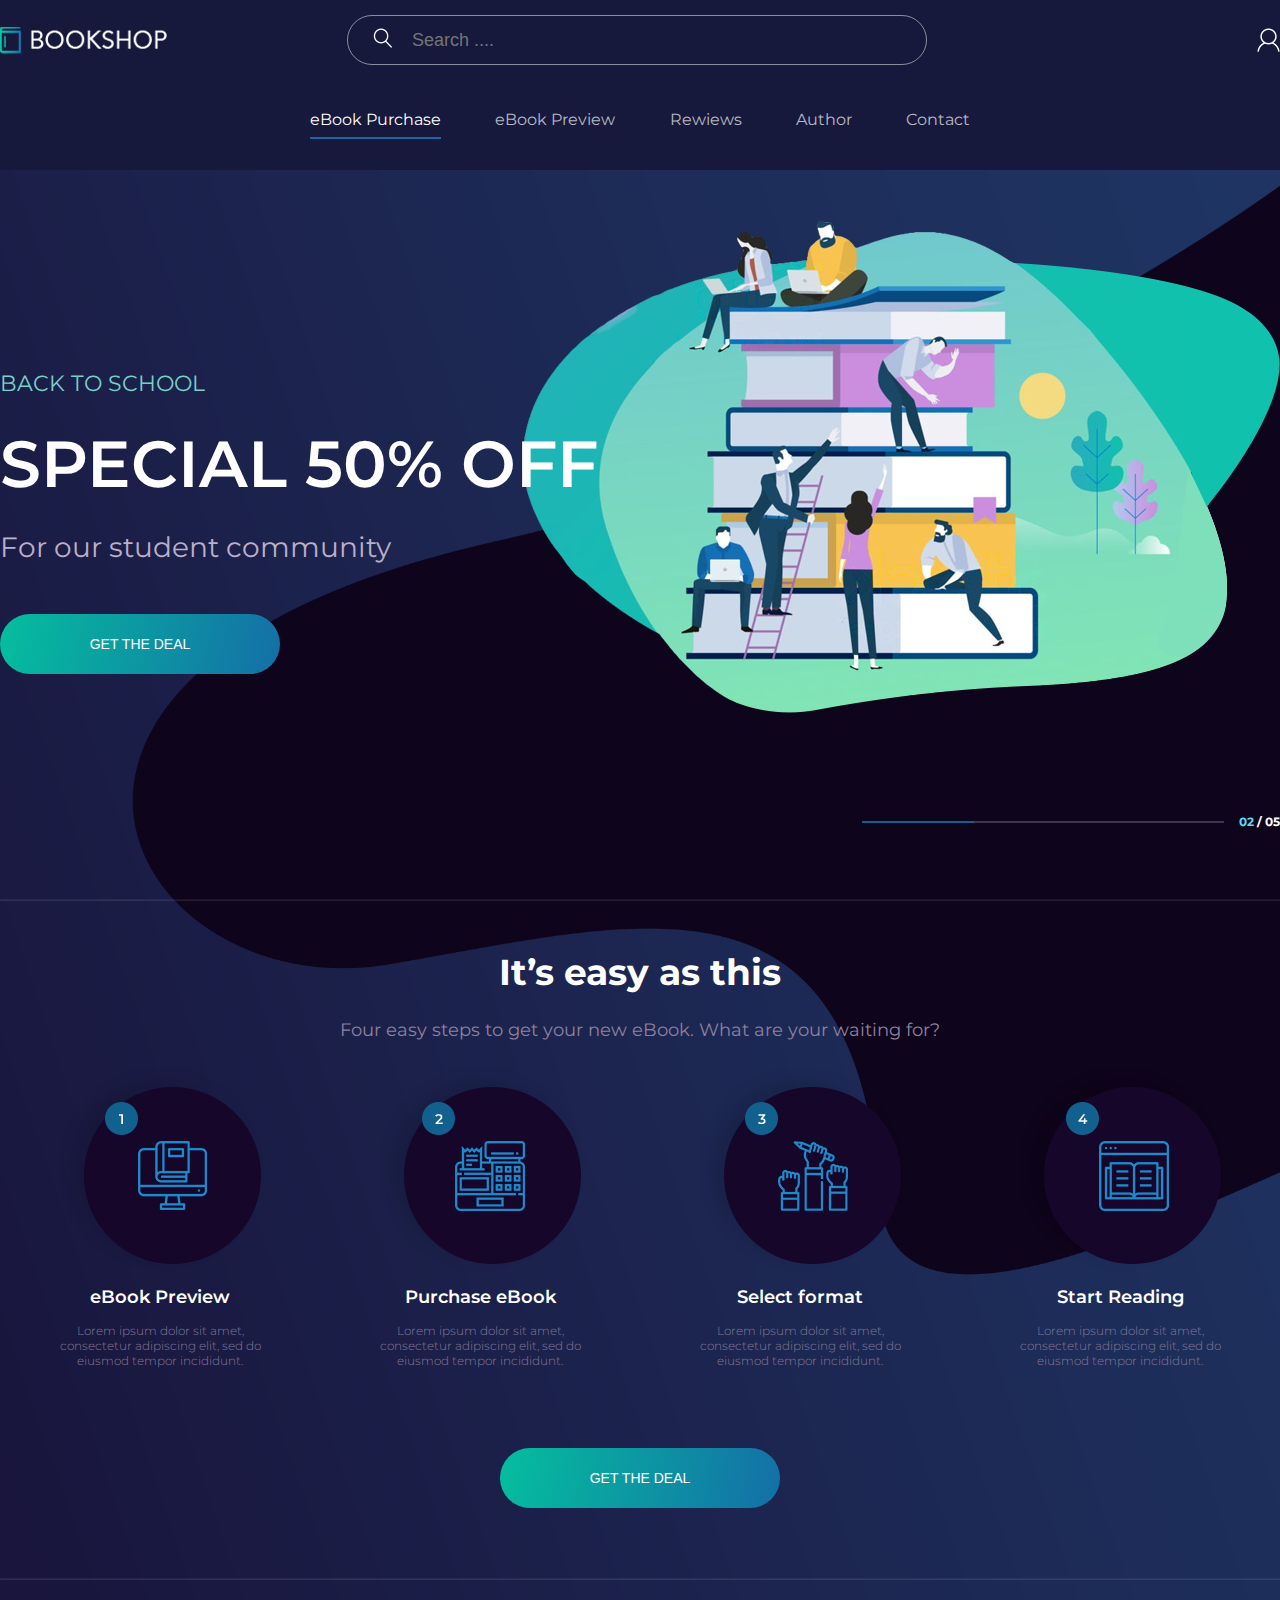
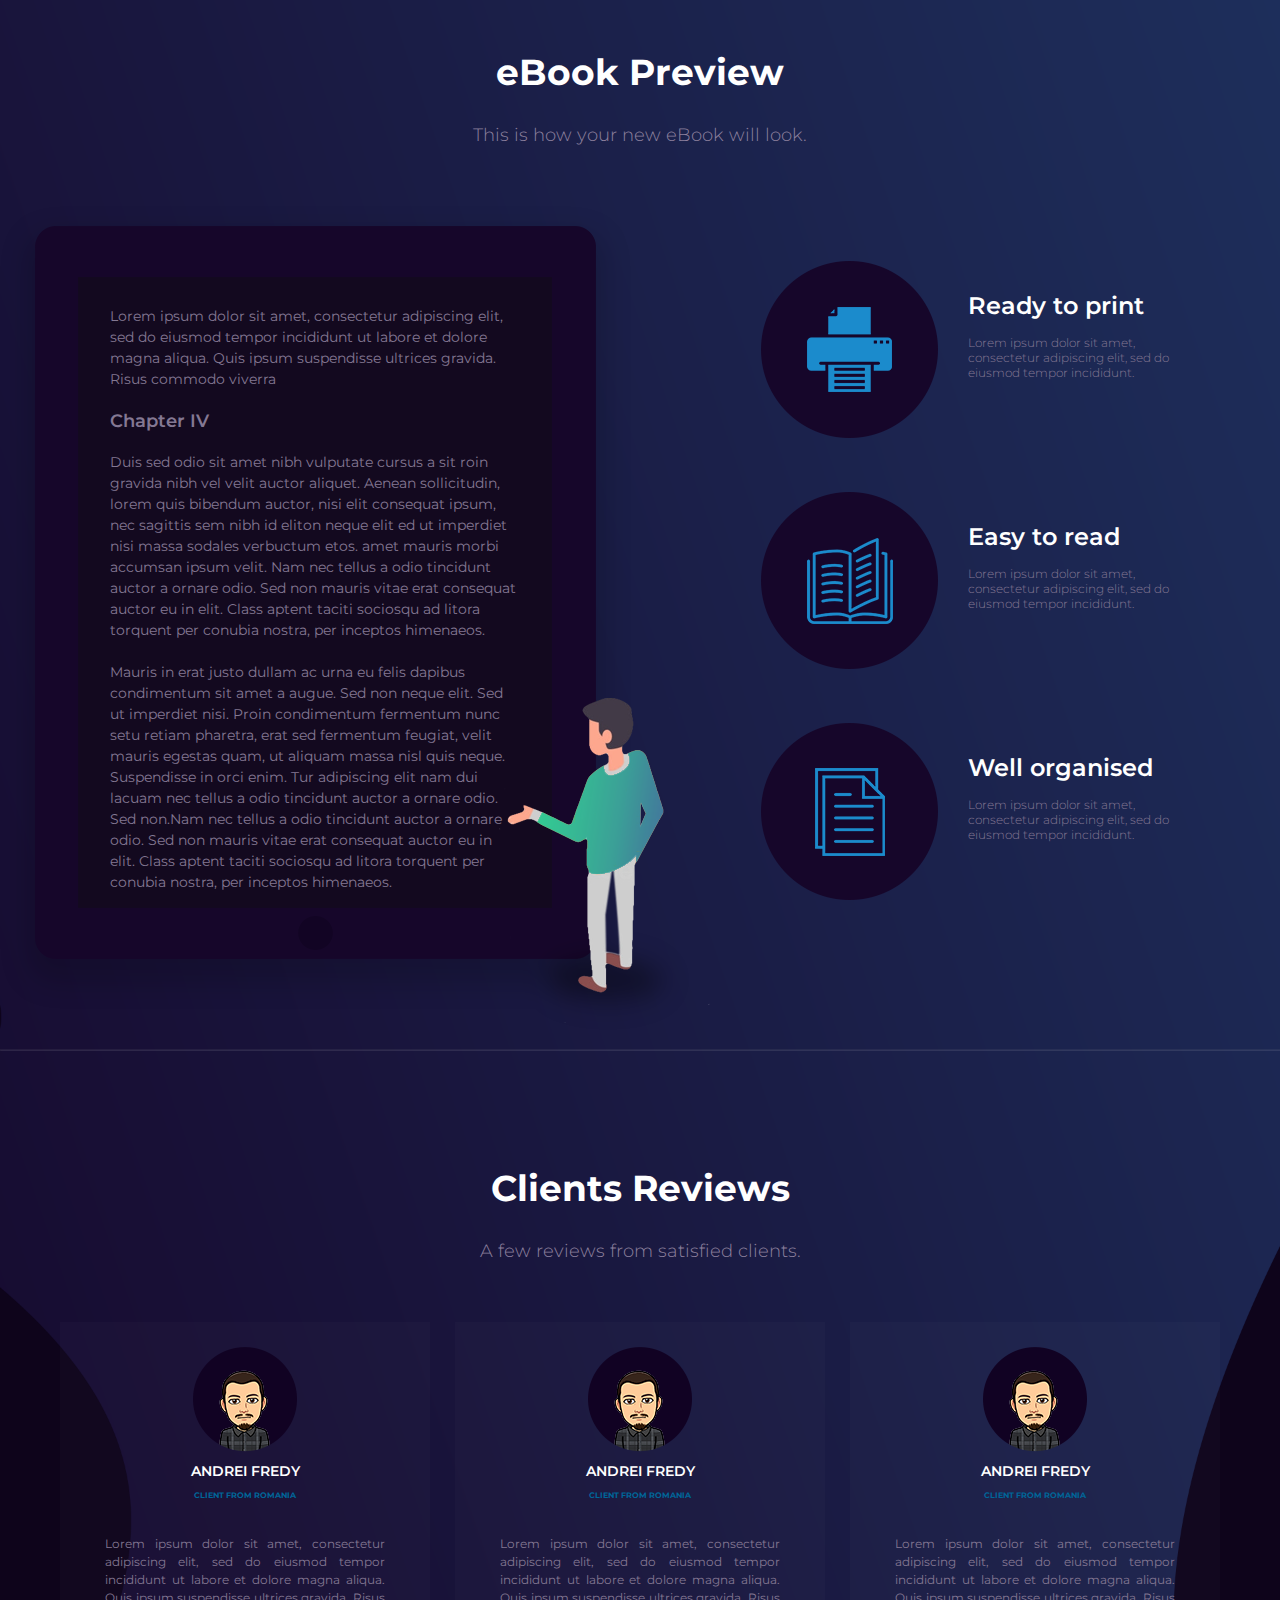
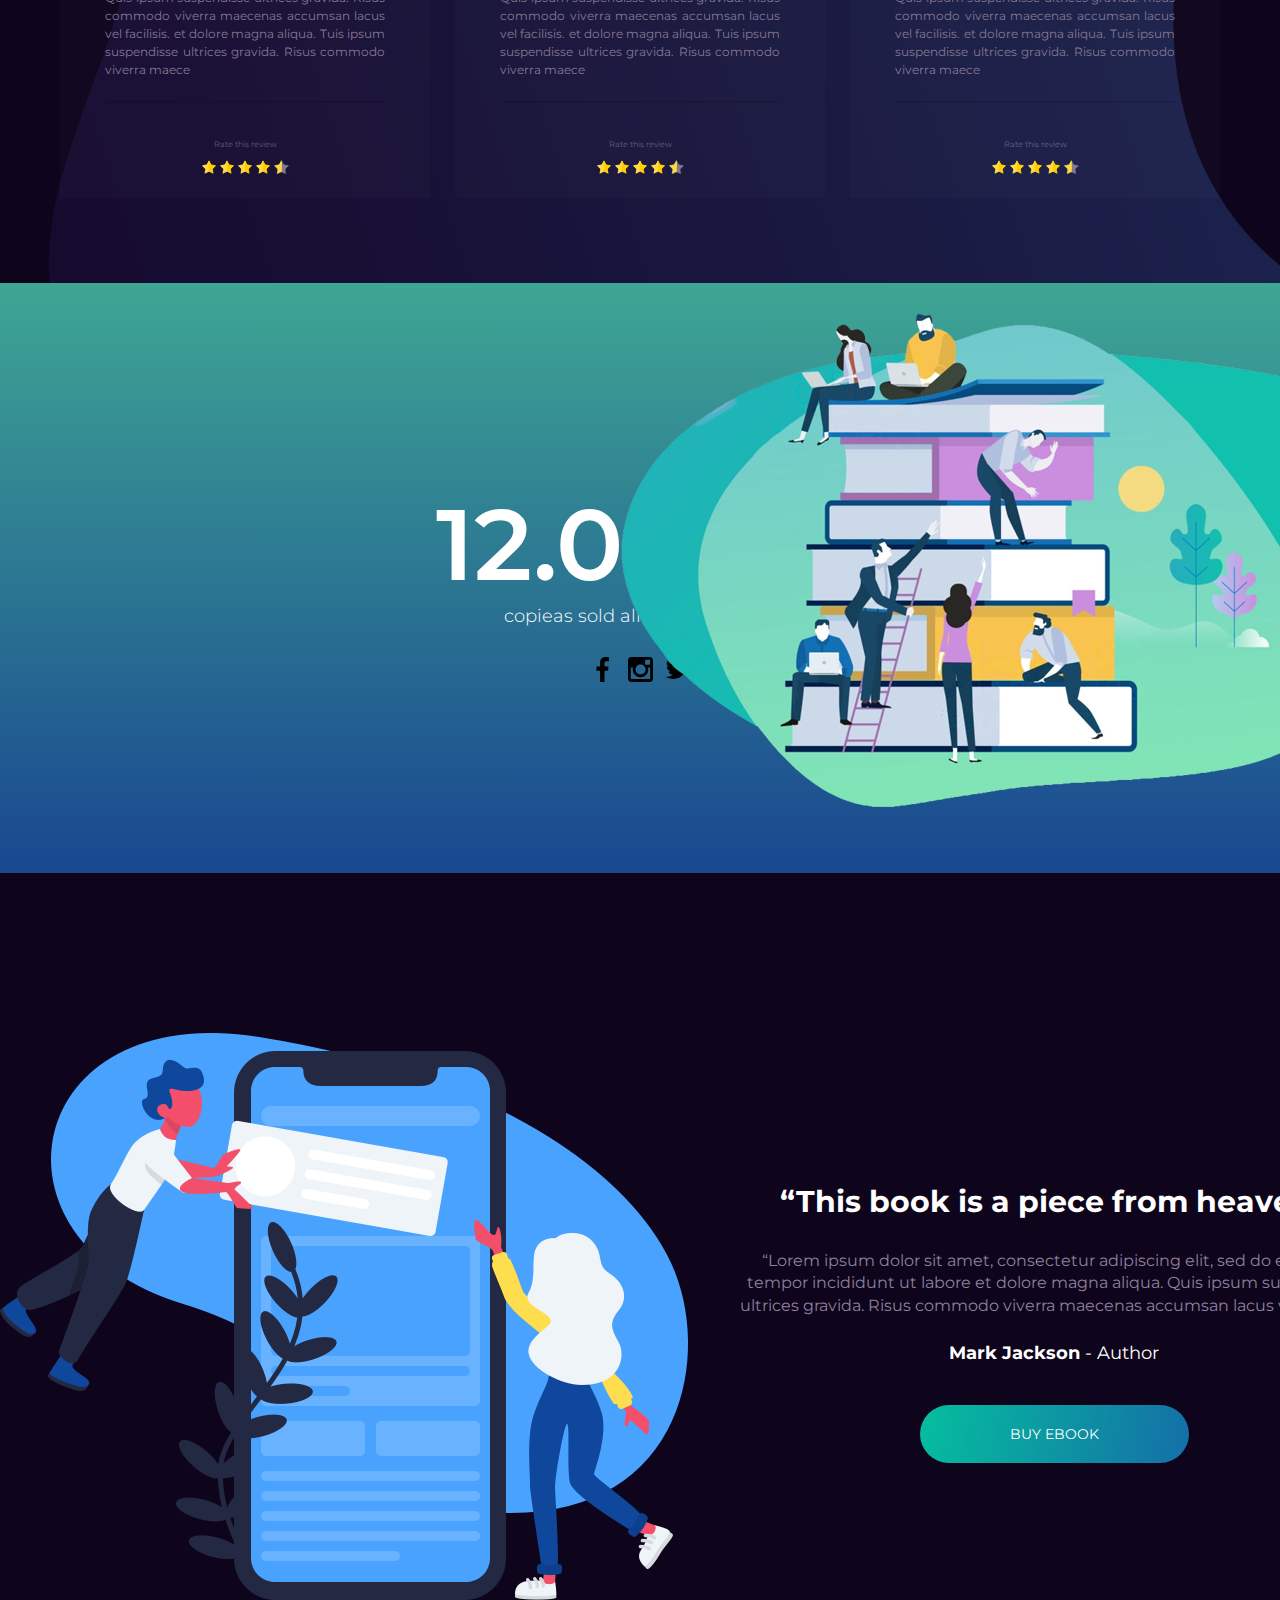
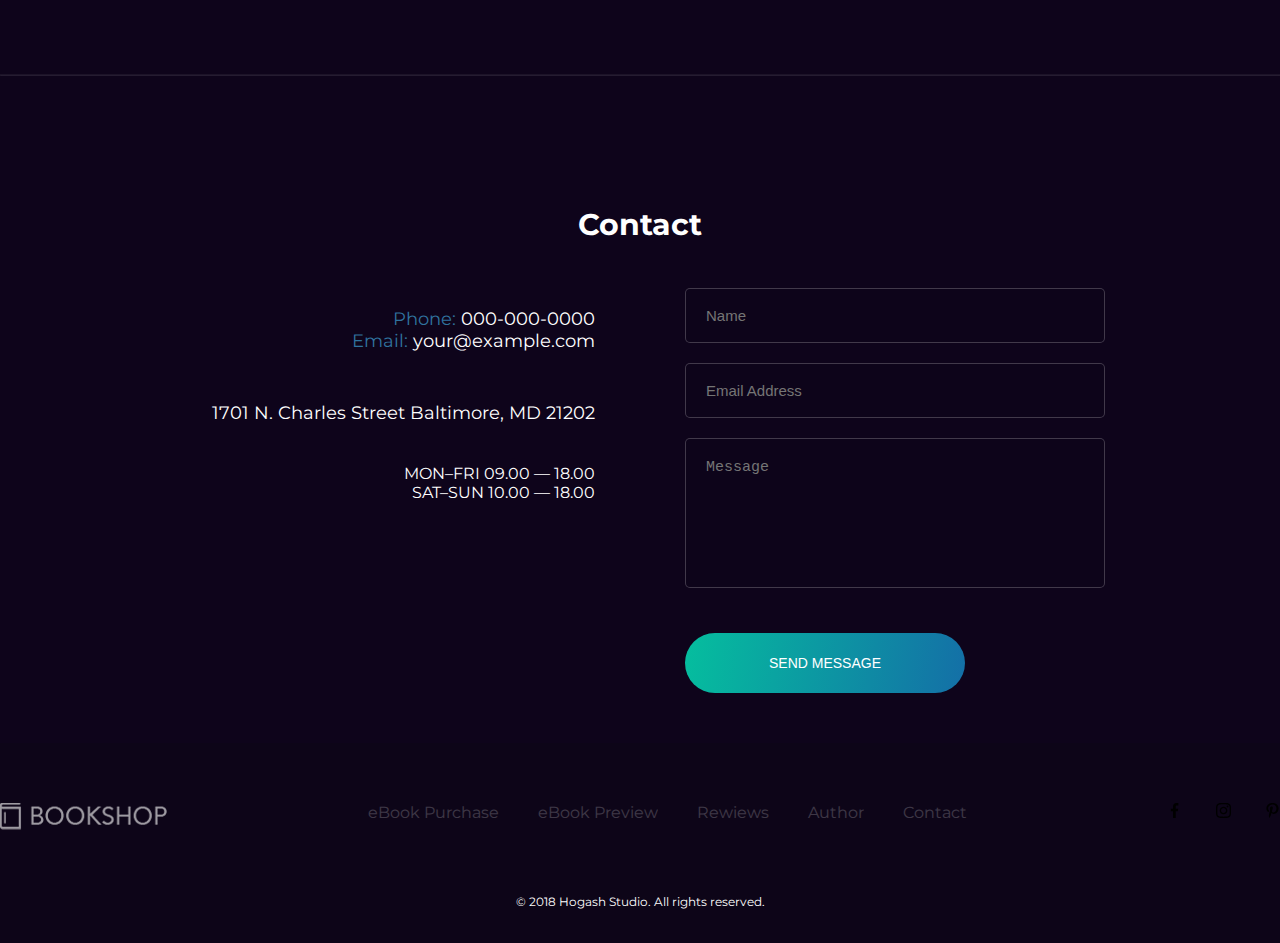
<file: index.html>
<!DOCTYPE html>
<html lang="en">
<head>
    <meta charset="UTF-8">
    <link rel="stylesheet" href="css/style.css">
    <link href="https://fonts.googleapis.com/css2?family=Montserrat:wght@300;400;500;600;700&display=swap" rel="stylesheet">
    <meta name="viewport" content="width=device-width, initial-scale=1.0">
    <title>eBook</title>
</head>
<body>


<img src="img/Rectangle 7 copy.png" alt="" class="body-background">

<!-- Social Icons -->
<svg style="display: none;">

    <symbol id="facebook" viewBox="0 0 24 24">
        <g>
            <path
                d="m15.997 3.985h2.191v-3.816c-.378-.052-1.678-.169-3.192-.169-3.159 0-5.323 1.987-5.323 5.639v3.361h-3.486v4.266h3.486v10.734h4.274v-10.733h3.345l.531-4.266h-3.877v-2.939c.001-1.233.333-2.077 2.051-2.077z" />
        </g>
    </symbol>  

    <symbol id="instagram" viewBox="0 0 438.536 438.536">
        <g>
            <path d="M421.981,16.562C410.941,5.519,397.711,0,382.298,0H56.248C40.83,0,27.604,5.521,16.561,16.562
                    C5.52,27.6,0.001,40.828,0.001,56.243V382.29c0,15.413,5.518,28.644,16.56,39.683c11.043,11.04,24.272,16.563,39.687,16.563
                    h326.046c15.41,0,28.644-5.523,39.684-16.563c11.043-11.039,16.557-24.27,16.557-39.683V56.243
                    C438.534,40.825,433.021,27.604,421.981,16.562z M157.462,158.025c17.224-16.652,37.924-24.982,62.097-24.982
                    c24.36,0,45.153,8.33,62.381,24.982c17.228,16.655,25.837,36.785,25.837,60.386c0,23.598-8.609,43.729-25.837,60.379
                    c-17.228,16.659-38.014,24.988-62.381,24.988c-24.172,0-44.87-8.336-62.097-24.988c-17.228-16.652-25.841-36.781-25.841-60.379
                    C131.621,194.81,140.234,174.681,157.462,158.025z M388.865,370.589c0,4.945-1.718,9.083-5.141,12.416
                    c-3.433,3.33-7.519,4.996-12.282,4.996h-305.2c-4.948,0-9.091-1.666-12.419-4.996c-3.333-3.326-4.998-7.471-4.998-12.416V185.575
                    H89.08c-3.805,11.993-5.708,24.462-5.708,37.402c0,36.553,13.322,67.715,39.969,93.511c26.65,25.786,58.721,38.685,96.217,38.685
                    c24.744,0,47.583-5.903,68.527-17.703c20.937-11.807,37.486-27.839,49.676-48.112c12.183-20.272,18.274-42.4,18.274-66.38
                    c0-12.94-1.91-25.406-5.715-37.402h38.547v185.014H388.865z M388.865,115.626c0,5.52-1.903,10.184-5.716,13.99
                    c-3.805,3.809-8.466,5.711-13.989,5.711h-49.676c-5.517,0-10.185-1.903-13.99-5.711c-3.806-3.806-5.708-8.47-5.708-13.99V68.522
                    c0-5.33,1.902-9.945,5.708-13.848c3.806-3.901,8.474-5.854,13.99-5.854h49.676c5.523,0,10.185,1.952,13.989,5.854
                    c3.812,3.903,5.716,8.518,5.716,13.848V115.626z" />
        </g>
    </symbol>

    <symbol id="twitter" viewBox="-21 -81 681.33464 681">
        <g>
            <path
                d="m200.964844 515.292969c241.050781 0 372.871094-199.703125 372.871094-372.871094 0-5.671875-.117188-11.320313-.371094-16.9375 25.585937-18.5 47.824218-41.585937 65.371094-67.863281-23.480469 10.441406-48.753907 17.460937-75.257813 20.636718 27.054687-16.230468 47.828125-41.894531 57.625-72.488281-25.320313 15.011719-53.363281 25.917969-83.214844 31.808594-23.914062-25.472656-57.964843-41.402344-95.664062-41.402344-72.367188 0-131.058594 58.6875-131.058594 131.03125 0 10.289063 1.152344 20.289063 3.398437 29.882813-108.917968-5.480469-205.503906-57.625-270.132812-136.921875-11.25 19.363281-17.742188 41.863281-17.742188 65.871093 0 45.460938 23.136719 85.605469 58.316407 109.082032-21.5-.660156-41.695313-6.5625-59.351563-16.386719-.019531.550781-.019531 1.085937-.019531 1.671875 0 63.46875 45.171875 116.460938 105.144531 128.46875-11.015625 2.996094-22.605468 4.609375-34.558594 4.609375-8.429687 0-16.648437-.828125-24.632812-2.363281 16.683594 52.070312 65.066406 89.960937 122.425781 91.023437-44.855469 35.15625-101.359375 56.097657-162.769531 56.097657-10.5625 0-21.003906-.605469-31.2617188-1.816407 57.9999998 37.175781 126.8710938 58.871094 200.8867188 58.871094" />
        </g>
    </symbol>

    <symbol id="pinterest" viewBox="0 0 24 24">
        <g>
            <path
                d="m12.326 0c-6.579.001-10.076 4.216-10.076 8.812 0 2.131 1.191 4.79 3.098 5.633.544.245.472-.054.94-1.844.037-.149.018-.278-.102-.417-2.726-3.153-.532-9.635 5.751-9.635 9.093 0 7.394 12.582 1.582 12.582-1.498 0-2.614-1.176-2.261-2.631.428-1.733 1.266-3.596 1.266-4.845 0-3.148-4.69-2.681-4.69 1.49 0 1.289.456 2.159.456 2.159s-1.509 6.096-1.789 7.235c-.474 1.928.064 5.049.111 5.318.029.148.195.195.288.073.149-.195 1.973-2.797 2.484-4.678.186-.685.949-3.465.949-3.465.503.908 1.953 1.668 3.498 1.668 4.596 0 7.918-4.04 7.918-9.053-.016-4.806-4.129-8.402-9.423-8.402z" />
        </g>
    </symbol>

    <symbol id="new-instagram" viewBox="0 0 511 511.9">
        <g>
            <path
                d="m510.949219 150.5c-1.199219-27.199219-5.597657-45.898438-11.898438-62.101562-6.5-17.199219-16.5-32.597657-29.601562-45.398438-12.800781-13-28.300781-23.101562-45.300781-29.5-16.296876-6.300781-34.898438-10.699219-62.097657-11.898438-27.402343-1.300781-36.101562-1.601562-105.601562-1.601562s-78.199219.300781-105.5 1.5c-27.199219 1.199219-45.898438 5.601562-62.097657 11.898438-17.203124 6.5-32.601562 16.5-45.402343 29.601562-13 12.800781-23.097657 28.300781-29.5 45.300781-6.300781 16.300781-10.699219 34.898438-11.898438 62.097657-1.300781 27.402343-1.601562 36.101562-1.601562 105.601562s.300781 78.199219 1.5 105.5c1.199219 27.199219 5.601562 45.898438 11.902343 62.101562 6.5 17.199219 16.597657 32.597657 29.597657 45.398438 12.800781 13 28.300781 23.101562 45.300781 29.5 16.300781 6.300781 34.898438 10.699219 62.101562 11.898438 27.296876 1.203124 36 1.5 105.5 1.5s78.199219-.296876 105.5-1.5c27.199219-1.199219 45.898438-5.597657 62.097657-11.898438 34.402343-13.300781 61.601562-40.5 74.902343-74.898438 6.296876-16.300781 10.699219-34.902343 11.898438-62.101562 1.199219-27.300781 1.5-36 1.5-105.5s-.101562-78.199219-1.300781-105.5zm-46.097657 209c-1.101562 25-5.300781 38.5-8.800781 47.5-8.601562 22.300781-26.300781 40-48.601562 48.601562-9 3.5-22.597657 7.699219-47.5 8.796876-27 1.203124-35.097657 1.5-103.398438 1.5s-76.5-.296876-103.402343-1.5c-25-1.097657-38.5-5.296876-47.5-8.796876-11.097657-4.101562-21.199219-10.601562-29.398438-19.101562-8.5-8.300781-15-18.300781-19.101562-29.398438-3.5-9-7.699219-22.601562-8.796876-47.5-1.203124-27-1.5-35.101562-1.5-103.402343s.296876-76.5 1.5-103.398438c1.097657-25 5.296876-38.5 8.796876-47.5 4.101562-11.101562 10.601562-21.199219 19.203124-29.402343 8.296876-8.5 18.296876-15 29.398438-19.097657 9-3.5 22.601562-7.699219 47.5-8.800781 27-1.199219 35.101562-1.5 103.398438-1.5 68.402343 0 76.5.300781 103.402343 1.5 25 1.101562 38.5 5.300781 47.5 8.800781 11.097657 4.097657 21.199219 10.597657 29.398438 19.097657 8.5 8.300781 15 18.300781 19.101562 29.402343 3.5 9 7.699219 22.597657 8.800781 47.5 1.199219 27 1.5 35.097657 1.5 103.398438s-.300781 76.300781-1.5 103.300781zm0 0" />
            <path
                d="m256.449219 124.5c-72.597657 0-131.5 58.898438-131.5 131.5s58.902343 131.5 131.5 131.5c72.601562 0 131.5-58.898438 131.5-131.5s-58.898438-131.5-131.5-131.5zm0 216.800781c-47.097657 0-85.300781-38.199219-85.300781-85.300781s38.203124-85.300781 85.300781-85.300781c47.101562 0 85.300781 38.199219 85.300781 85.300781s-38.199219 85.300781-85.300781 85.300781zm0 0" />
            <path
                d="m423.851562 119.300781c0 16.953125-13.746093 30.699219-30.703124 30.699219-16.953126 0-30.699219-13.746094-30.699219-30.699219 0-16.957031 13.746093-30.699219 30.699219-30.699219 16.957031 0 30.703124 13.742188 30.703124 30.699219zm0 0" />
        </g>
    </symbol>

</svg>
<!-- /.Social Icons -->


<!-- Header -->
<header class="header">
    <div class="container">
        <div class="header__inner">

            <div class="header__items">
                <img src="img/header/header-logo.png" alt="" class="header__logo">
                <form action="" class="header__form">
                    <label class="header__label" for="header-search"><img src="img/header/search-icon.png" alt=""></label>
                    <input class="header__input" type="text" name="search" placeholder="Search ...." id="header-search"></input>
                </form>
                <img src="img/header/login-icon.png" alt="" class="header__login">
            </div>

            <nav class="header__nav">
                <a href="index.html" class="header__link active">eBook Purchase</a>
                <a href="preview.html" class="header__link">eBook Preview</a>
                <a href="" class="header__link">Rewiews</a>
                <a href="" class="header__link">Author</a>
                <a href="" class="header__link">Contact</a>
            </nav>

        </div><!-- /.header__inner -->
    </div><!-- /.container -->
</header><!-- /.header -->


<!-- Intro -->
<div class="intro">
    <div class="container">
        <div class="intro__inner">

            <div class="intro__textblock">
                <div class="intro__tex">BACK TO SCHOOL</div>
                <h1 class="intro__title">SPECIAL 50% OFF</h1>
                <div class="intro__subtitle">For our student community</div>
                <button class="intro__btn btn">GET THE DEAL</button>
            </div>

            <img src="img/intro/intro-img.png" alt="" class="intro__img">

            <div class="intro__line">
                <span class="intro__line1"></span>
                <span class="intro__line2"></span>
                <div class="intro__number"><span>02</span> / 05</div>
            </div>

        </div><!-- /.intro__inner -->
    </div><!-- /.container -->
    <hr class="hr">
</div><!-- /.intro -->


<!-- Features -->
<div class="features">
    <div class="container">
        <div class="features__inner">
            <h2 class="features__title">It’s easy as this</h2>
            <div class="features__subtitle">Four easy steps to get your new eBook. What are your waiting for?</div>
            <div class="features__items">

                <div class="features__item">
                    <img src="img/features/feature-1.png" alt="" class="features__img">
                    <h3 class="feature__title">eBook Preview</h3>
                    <div class="feature__text">Lorem ipsum dolor sit amet, consectetur adipiscing elit, sed do eiusmod tempor incididunt.</div>
                </div>

                <div class="features__item">
                    <img src="img/features/feature-2.png" alt="" class="features__img">
                    <h3 class="feature__title">Purchase eBook</h3>
                    <div class="feature__text">Lorem ipsum dolor sit amet, consectetur adipiscing elit, sed do eiusmod tempor incididunt.</div>
                </div>

                <div class="features__item">
                    <img src="img/features/feature-3.png" alt="" class="features__img">
                    <h3 class="feature__title">Select format</h3>
                    <div class="feature__text">Lorem ipsum dolor sit amet, consectetur adipiscing elit, sed do eiusmod tempor incididunt.</div>
                </div>

                <div class="features__item">
                    <img src="img/features/feature-4.png" alt="" class="features__img">
                    <h3 class="feature__title">Start Reading</h3>
                    <div class="feature__text">Lorem ipsum dolor sit amet, consectetur adipiscing elit, sed do eiusmod tempor incididunt.</div>
                </div>
                
            </div>
            <button class="features__btn">GET THE DEAL</button>
        </div><!-- /.features__inner -->
    </div><!-- /.container -->
    <hr class="hr">
</div><!-- /.features -->


<!-- Previews -->
<div class="previews">
    <div class="container">
        <h2 class="previews__title">eBook Preview</h2>
        <div class="previews__subtitle">This is how your new eBook will look.</div>
        <div class="previews__inner">

            <div class="previews__ipad">
                <img src="img/reviews/reviews-bg.png" alt="" class="ipad-bg">
                <div class="ttexxt">
                    <div class="ipad__first-text">Lorem ipsum dolor sit amet, consectetur adipiscing elit, sed do eiusmod tempor incididunt ut labore et dolore magna
                    aliqua. Quis ipsum suspendisse ultrices gravida. Risus commodo viverra</div>
                    <h3 class="ipad__title">Chapter IV</h3>
                    <div class="ipad__main-text">
                        <p>Duis sed odio sit amet nibh vulputate cursus a sit roin gravida nibh vel velit auctor aliquet. Aenean sollicitudin,
                        lorem quis bibendum auctor, nisi elit consequat ipsum, nec sagittis sem nibh id eliton neque elit ed ut imperdiet nisi
                        massa sodales verbuctum etos. amet mauris morbi accumsan ipsum velit. Nam nec tellus a odio tincidunt auctor a ornare
                        odio. Sed non mauris vitae erat consequat auctor eu in elit. Class aptent taciti sociosqu ad litora torquent per conubia
                        nostra, per inceptos himenaeos.</p>
                        <br>
                        <p>Mauris in erat justo dullam ac urna eu felis dapibus condimentum sit amet a augue. Sed non neque elit. Sed ut imperdiet
                        nisi. Proin condimentum fermentum nunc setu retiam pharetra, erat sed fermentum feugiat, velit mauris egestas quam, ut
                        aliquam massa nisl quis neque. Suspendisse in orci enim. Tur adipiscing elit nam dui lacuam nec tellus a odio tincidunt
                        auctor a ornare odio. Sed non.Nam nec tellus a odio tincidunt auctor a ornare odio. Sed non mauris vitae erat consequat
                        auctor eu in elit. Class aptent taciti sociosqu ad litora torquent per conubia nostra, per inceptos himenaeos.</p>
                    </div>
                </div>
            </div>

            <div class="previews__items">

                <div class="previews__item">
                    <div class="">
                        <img src="img/reviews/reviews-item-1.png" alt="" class="previews__item-img">
                    </div>
                    <div class="gg">
                        <h3 class="previews__item-title">Ready to print</h3>
                        <div class="previews__item-text">Lorem ipsum dolor sit amet, consectetur adipiscing elit, sed do eiusmod tempor incididunt.</div>
                    </div>
                </div>

                <div class="previews__item">
                    <div class="">
                        <img src="img/reviews/reviews-item-2.png" alt="" class="previews__item-img">
                    </div>
                    <div class="gg">
                        <h3 class="previews__item-title">Easy to read</h3>
                        <div class="previews__item-text">Lorem ipsum dolor sit amet, consectetur adipiscing elit, sed do eiusmod tempor incididunt.</div>
                    </div>
                </div>

                <div class="previews__item">
                    <div class="">
                        <img src="img/reviews/reviews-item-3.png" alt="" class="previews__item-img">
                    </div>
                    <div class="gg">
                        <h3 class="previews__item-title">Well organised</h3>
                        <div class="previews__item-text">Lorem ipsum dolor sit amet, consectetur adipiscing elit, sed do eiusmod tempor incididunt.</div>
                    </div>
                </div>

            </div>

        </div><!-- /.previews__inner -->
    </div><!-- /.container -->
    <hr class="hrr">
</div><!-- /.previews -->


<div class="clients">
    <div class="container">
        <div class="clients__inner">
            <h1 class="clients__title">Clients Reviews</h1>
            <h5 class="clients__subtitle">A few reviews from satisfied clients.</h5>
            <div class="clients__items">

                <div class="clients__item">
                    <img src="img/clients reviews/client-img.png" alt="" class="client__img">
                    <h3 class="client__name">Andrei Fredy</h3>
                    <h6 class="client__country">client from romania</h6>
                    <div class="client__review">Lorem ipsum dolor sit amet, consectetur adipiscing elit, sed do eiusmod tempor incididunt ut labore et dolore magna
                    aliqua. Quis ipsum suspendisse ultrices gravida. Risus commodo viverra maecenas accumsan lacus vel facilisis. et dolore
                    magna aliqua. Tuis ipsum suspendisse ultrices gravida. Risus commodo viverra maece</div>
                    <div class="client__copyright">Rate this review</div>
                    <div class="stars">
                        <img src="img/clients reviews/star.png" alt="" class="star__icon">
                        <img src="img/clients reviews/star.png" alt="" class="star__icon">
                        <img src="img/clients reviews/star.png" alt="" class="star__icon">
                        <img src="img/clients reviews/star.png" alt="" class="star__icon">
                        <img src="img/clients reviews/half-star.png" alt="" class="star__icon">
                    </div>
                </div>

                <div class="clients__item">
                    <img src="img/clients reviews/client-img.png" alt="" class="client__img">
                    <h3 class="client__name">Andrei Fredy</h3>
                    <h6 class="client__country">client from romania</h6>
                    <div class="client__review">Lorem ipsum dolor sit amet, consectetur adipiscing elit, sed do eiusmod tempor
                        incididunt ut labore et dolore magna
                        aliqua. Quis ipsum suspendisse ultrices gravida. Risus commodo viverra maecenas accumsan lacus vel facilisis. et
                        dolore
                        magna aliqua. Tuis ipsum suspendisse ultrices gravida. Risus commodo viverra maece</div>
                    <div class="client__copyright">Rate this review</div>
                    <div class="stars">
                        <img src="img/clients reviews/star.png" alt="" class="star__icon">
                        <img src="img/clients reviews/star.png" alt="" class="star__icon">
                        <img src="img/clients reviews/star.png" alt="" class="star__icon">
                        <img src="img/clients reviews/star.png" alt="" class="star__icon">
                        <img src="img/clients reviews/half-star.png" alt="" class="star__icon">
                    </div>
                </div>

                <div class="clients__item">
                    <img src="img/clients reviews/client-img.png" alt="" class="client__img">
                    <h3 class="client__name">Andrei Fredy</h3>
                    <h6 class="client__country">client from romania</h6>
                    <div class="client__review">Lorem ipsum dolor sit amet, consectetur adipiscing elit, sed do eiusmod tempor
                        incididunt ut labore et dolore magna
                        aliqua. Quis ipsum suspendisse ultrices gravida. Risus commodo viverra maecenas accumsan lacus vel facilisis. et
                        dolore
                        magna aliqua. Tuis ipsum suspendisse ultrices gravida. Risus commodo viverra maece</div>
                    <div class="client__copyright">Rate this review</div>
                    <div class="stars">
                        <img src="img/clients reviews/star.png" alt="" class="star__icon">
                        <img src="img/clients reviews/star.png" alt="" class="star__icon">
                        <img src="img/clients reviews/star.png" alt="" class="star__icon">
                        <img src="img/clients reviews/star.png" alt="" class="star__icon">
                        <img src="img/clients reviews/half-star.png" alt="" class="star__icon">
                    </div>
                </div>

            </div><!-- /.clients__items -->
        </div><!-- /.clients__inner -->
    </div><!-- /.container -->
</div><!-- /.clients -->


<!-- Count -->
<div class="count">
    <div class="container">
        <div class="count__inner">
            <h1 class="count__title">12.000 +</h1>
            <div class="count__subtitle">copieas sold all over the world</div>
            <img src="img/count/Layer 13.png" alt="" class="count__img">

            <!-- Social -->
            <div class="social">
                <a href="#" class="social__item">
                    <svg class="social__icon">
                        <use xlink:href="#facebook"></use>
                    </svg>
                </a>
                <a href="#" class="social__item">
                    <svg class="social__icon">
                        <use xlink:href="#instagram"></use>
                    </svg>
                </a>
                <a href="#" class="social__item">
                    <svg class="social__icon">
                        <use xlink:href="#twitter"></use>
                    </svg>
                </a>
            </div><!-- /.social -->

        </div><!-- /.count__inner -->
    </div><!-- /.container -->
</div><!-- /.count -->


<!-- Section -->
<section class="section">
    
    <div class="sectiom__img">
        <img src="img/section/section-img.png" alt="">
    </div>

    <div class="section__review">
        <h2 class="section__title">“This book is a piece from heaven”</h2>
        <div class="section__text">“Lorem ipsum dolor sit amet, consectetur adipiscing elit, sed do eiusmod tempor incididunt ut labore et dolore magna
        aliqua. Quis ipsum suspendisse ultrices gravida. Risus commodo viverra maecenas accumsan lacus vel facilisis.”</div>
        <div class="section__author"><span>Mark Jackson</span> - Author</div>
        <a href="" class="section__btn">BUY EBOOK</a>
    </div>

</section>
<hr class="hr">
<!-- /.section -->


<!-- Contact -->
<div class="contact">
    <div class="container">
        <h2 class="contact__title">Contact</h2>
        <div class="contact__inner">
            
            <div class="contact__text">
                <div class="contact__phone"><span>Phone:</span> 000-000-0000</div>
                <div class="contact__email"><span>Email:</span> your@example.com</div>
                <div class="contact__address">1701 N. Charles Street Baltimore, MD 21202</div>
                <div class="contact__hours">
                    <p>MON–FRI 09.00 — 18.00</p>
                    <p>SAT–SUN 10.00 — 18.00</p>
                </div>
            </div>

            <div class="contact__forms">
                <form class="contact__form" action="">
                    <input type="text" class="contact__form-name" placeholder="Name">
                    <input type="text" class="contact__form-email" placeholder="Email Address">
                    <textarea name="" id="" class="contact__form-message" placeholder="Message"></textarea>
                </form>
                <button class="contact__btn">Send Message</button>
            </div>

        </div><!-- /.contact__inner -->
    </div><!-- /.container -->
</div><!-- /.contact -->


<!-- Footer -->
<footer class="footer">
    <div class="container">
        <div class="footer__inner">

            <div class="footer__logo">
                <img src="img/footer/footer-logo.png" alt="">
            </div>

            <nav class="footer__nav">
                <a href="" class="footer__link">eBook Purchase</a>
                <a href="" class="footer__link">eBook Preview</a>
                <a href="" class="footer__link">Rewiews</a>
                <a href="" class="footer__link">Author</a>
                <a href="" class="footer__link">Contact</a>
            </nav>

            <div class="footer__social">
                <a href="#" class="social__footer-item">
                    <svg class="social__footer-icon">
                        <use xlink:href="#facebook"></use>
                    </svg>
                </a>
                <a href="#" class="social__footer-item">
                    <svg class="social__footer-icon">
                        <use xlink:href="#new-instagram"></use>
                    </svg>
                </a>
                <a href="#" class="social__footer-item">
                    <svg class="social__footer-icon">
                        <use xlink:href="#pinterest"></use>
                    </svg>
                </a>
            </div>

        </div><!-- /.footer__inner -->
        <div class="copyright">© 2018 Hogash Studio. All rights reserved.</div>
    </div><!-- /.container -->
</footer>


</body>
</html>
</file>
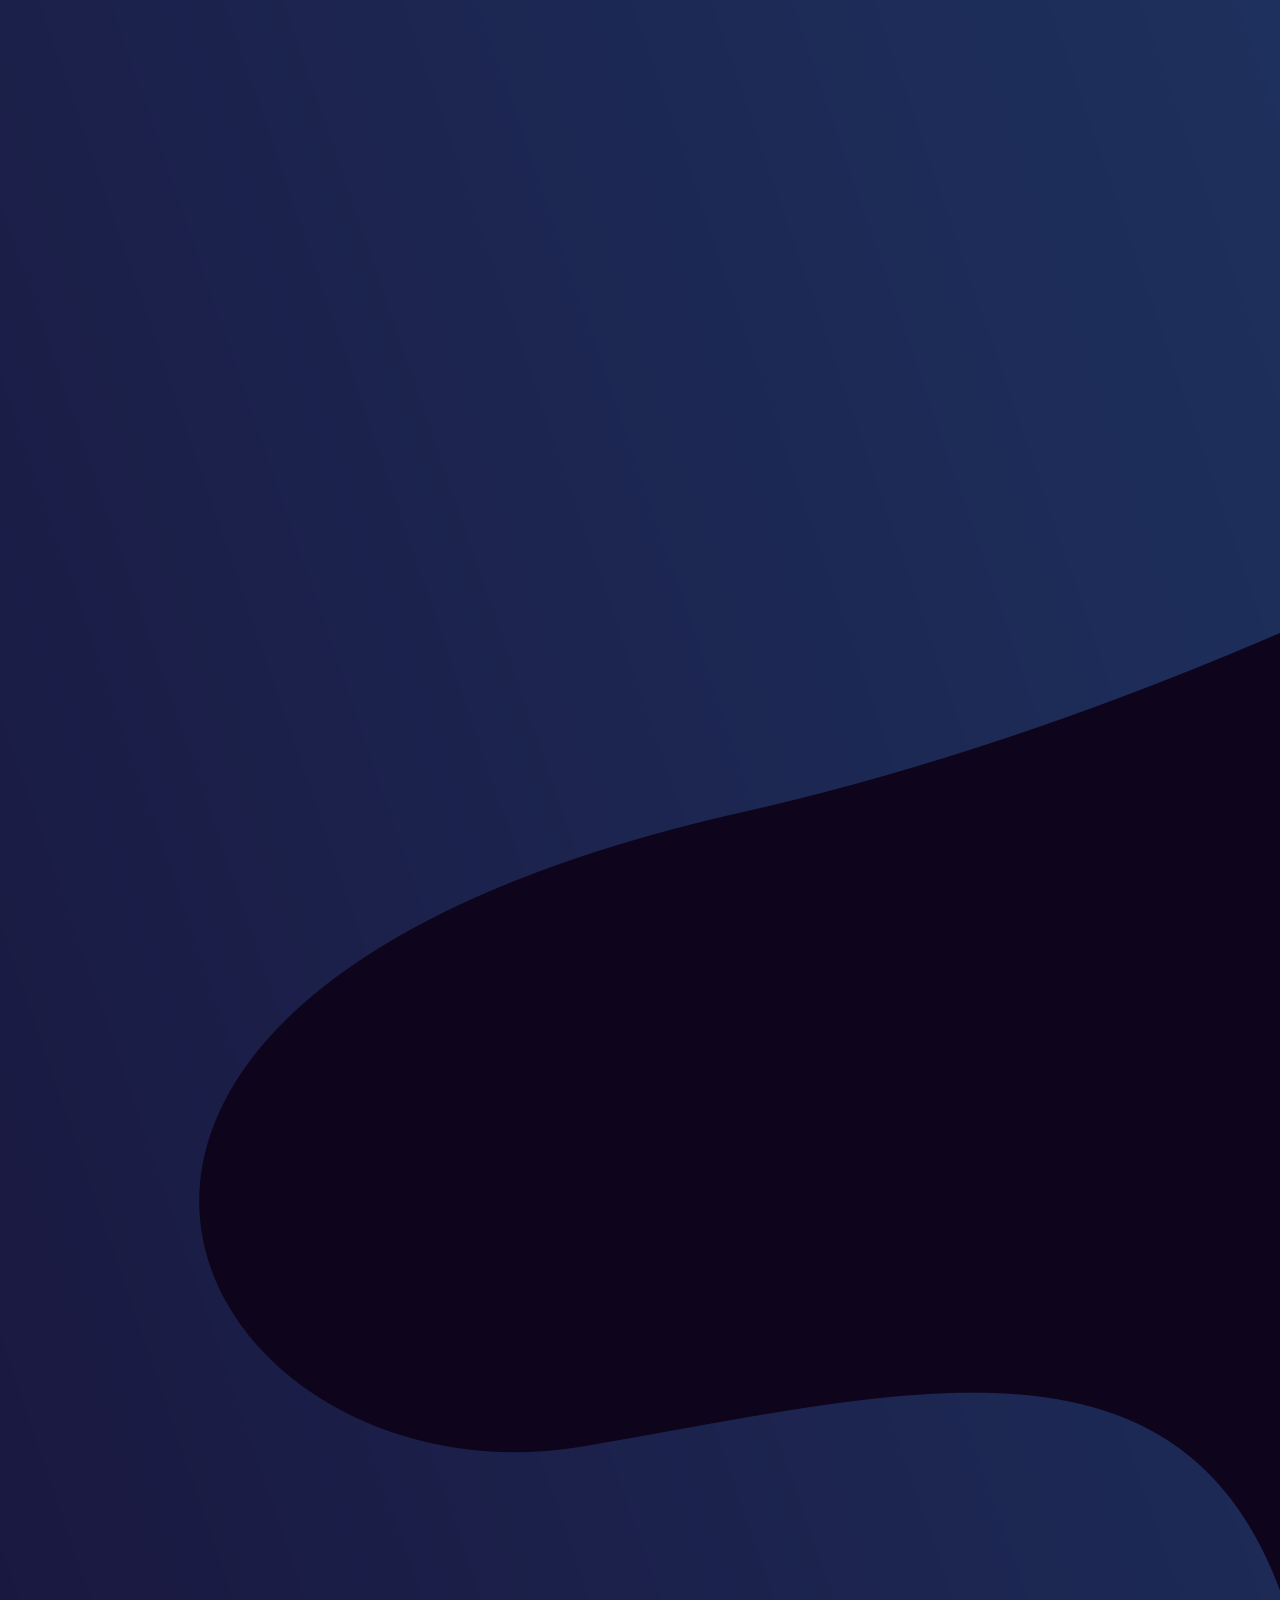
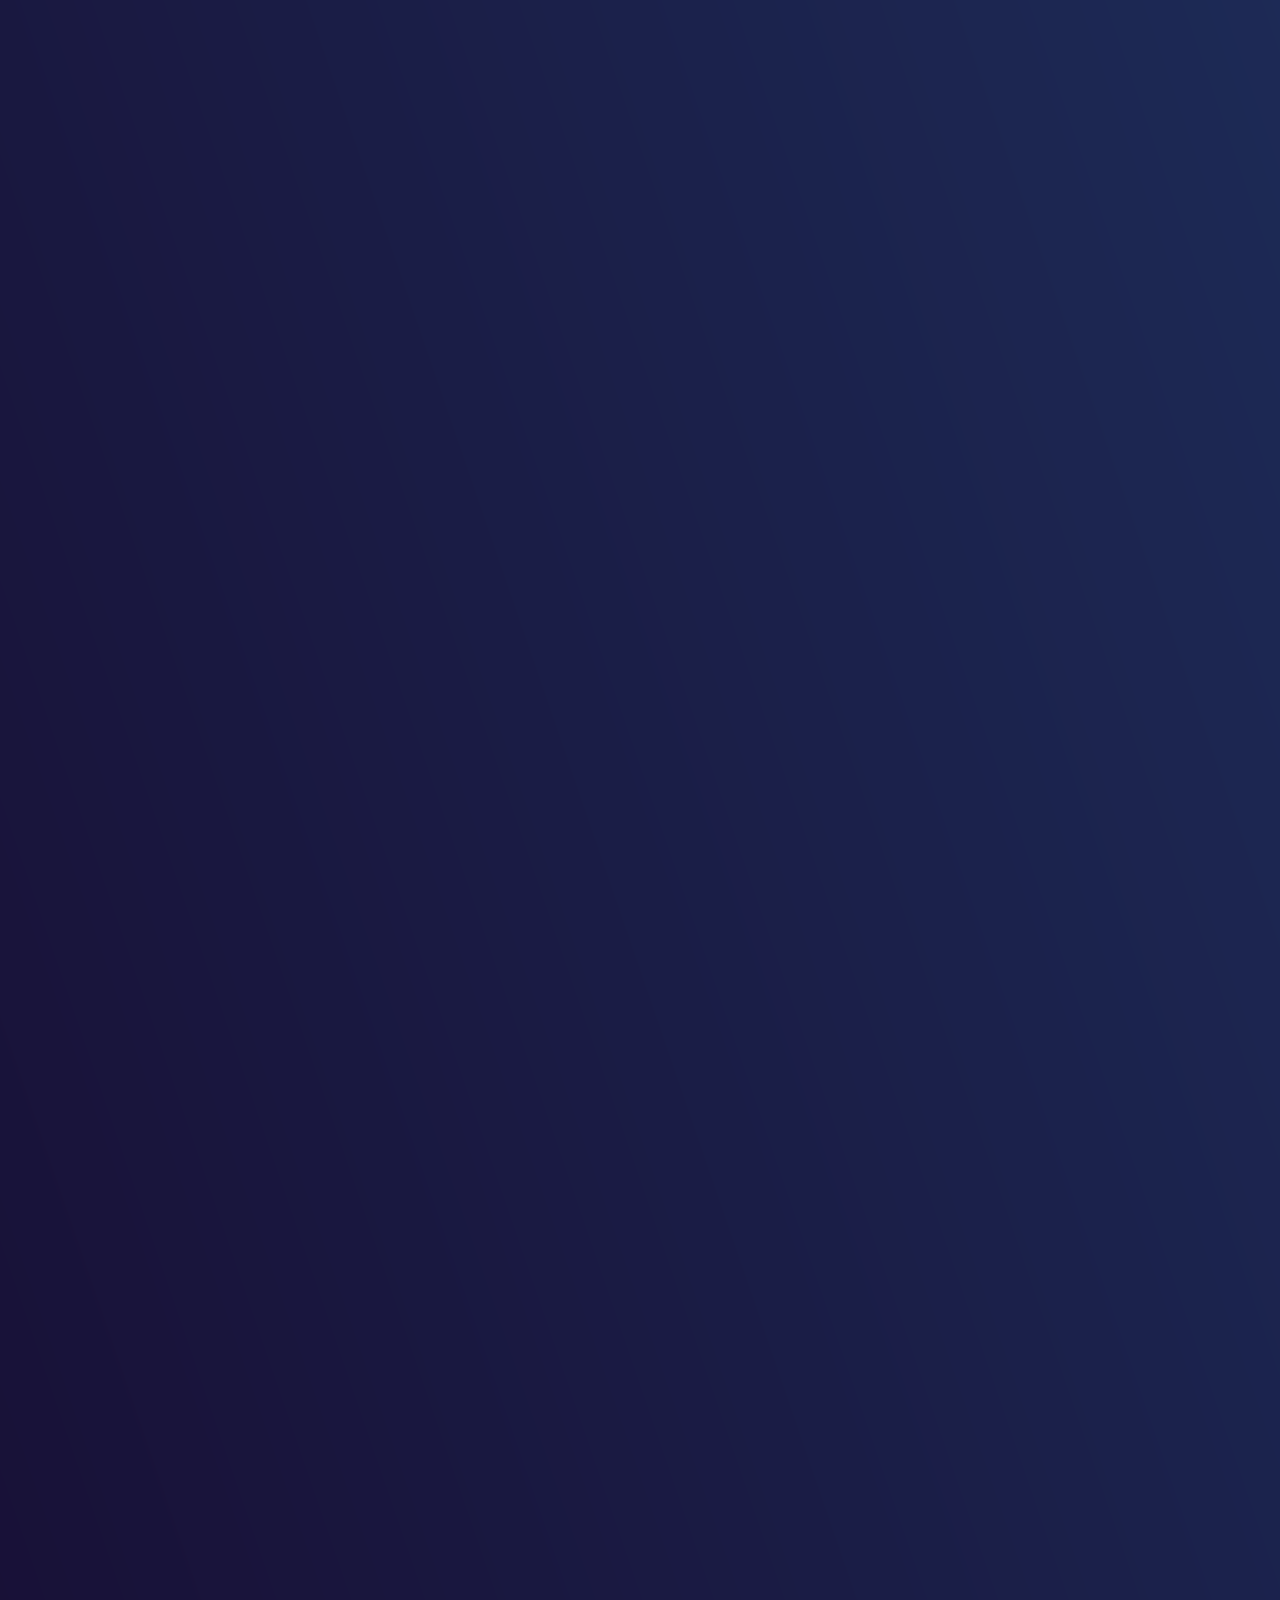
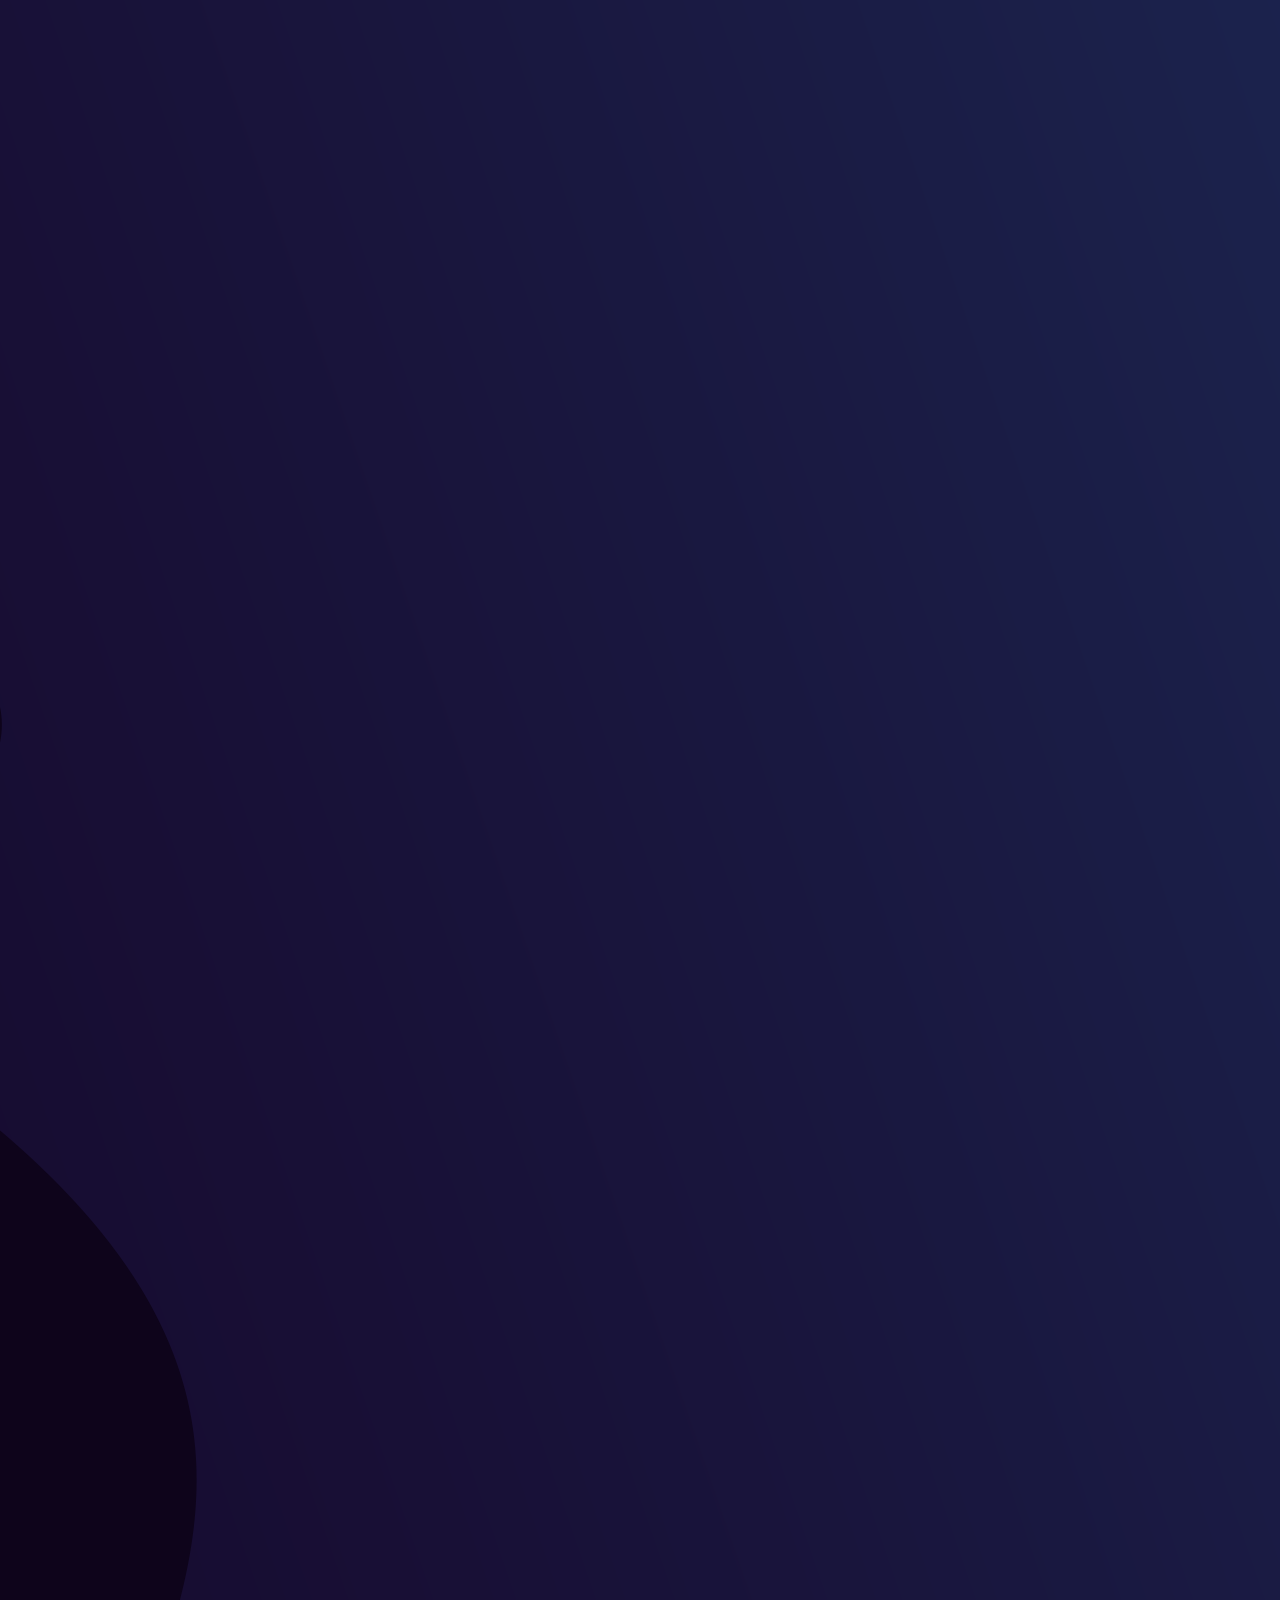
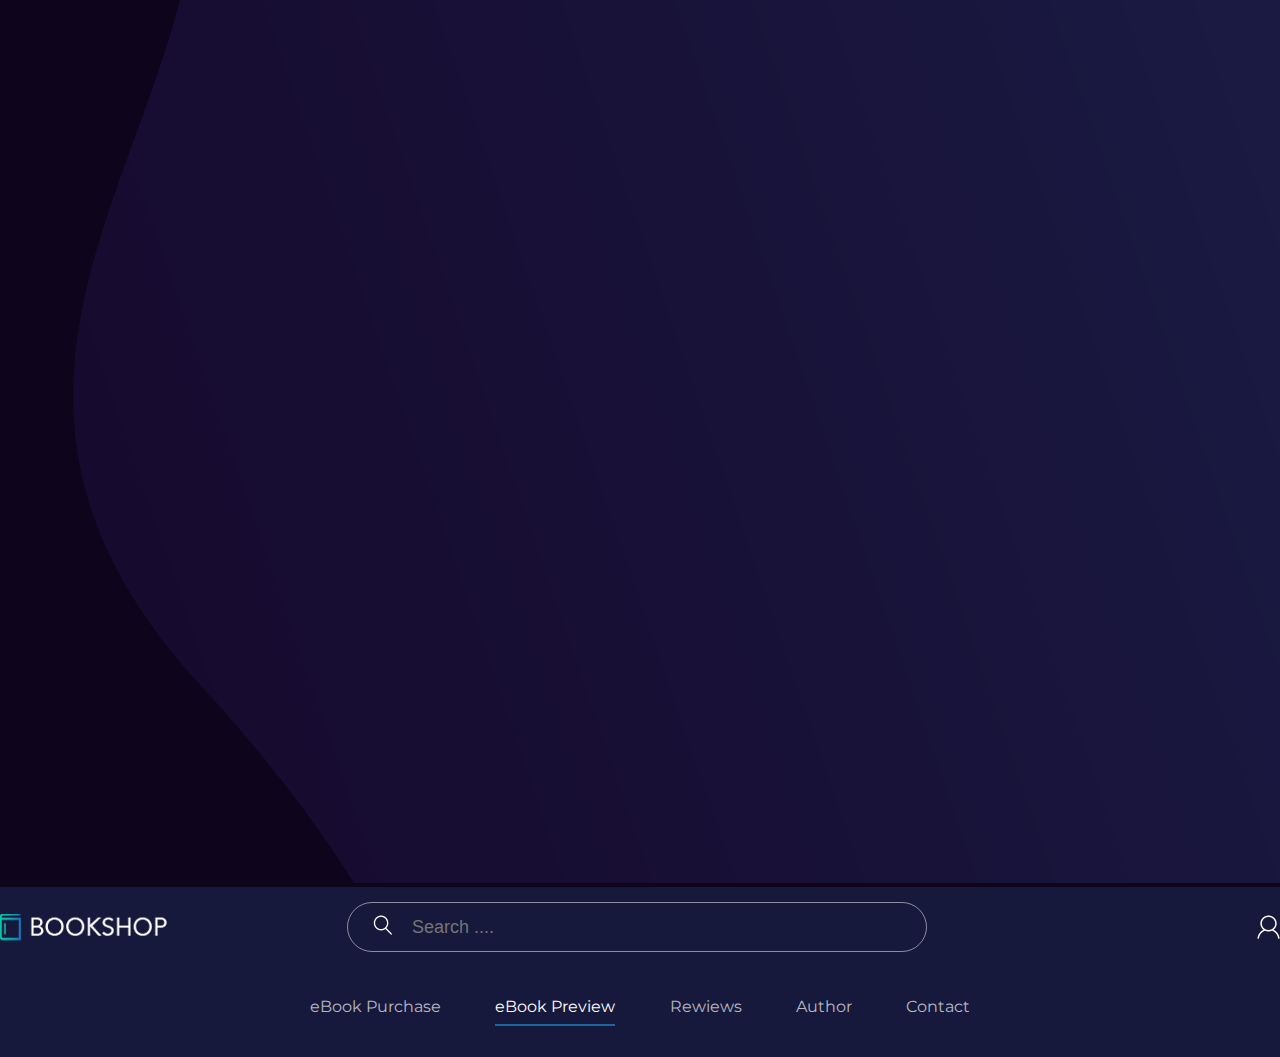
<file: preview.html>
<!DOCTYPE html>
<html lang="en">

<head>
    <meta charset="UTF-8">
    <link rel="stylesheet" href="css/style.css">
    <link href="https://fonts.googleapis.com/css2?family=Montserrat:wght@300;400;500;600;700&display=swap"
        rel="stylesheet">
    <meta name="viewport" content="width=device-width, initial-scale=1.0">
    <title>Document</title>
</head>

<body>


<img src="img/Rectangle 7 copy.png" alt="" class="bg">


    <!-- Header -->
    <header class="header">
        <div class="container">
            <div class="header__inner">

                <div class="header__items">
                    <img src="img/header/header-logo.png" alt="" class="header__logo">
                    <form action="" class="header__form">
                        <label class="header__label" for="header-search"><img src="img/header/search-icon.png"
                                alt=""></label>
                        <input class="header__input" type="text" name="search" placeholder="Search ...."
                            id="header-search"></input>
                    </form>
                    <img src="img/header/login-icon.png" alt="" class="header__login">
                </div>

                <nav class="header__nav">
                    <a href="index.html" class="header__link">eBook Purchase</a>
                    <a href="preview.html" class="header__link active">eBook Preview</a>
                    <a href="" class="header__link">Rewiews</a>
                    <a href="" class="header__link">Author</a>
                    <a href="" class="header__link">Contact</a>
                </nav>

            </div><!-- /.header__inner -->
        </div><!-- /.container -->
    </header><!-- /.header -->


</body>

</html>
</file>
<file: css/style.css>
body {
    margin: 0;

    font-family: 'Montserrat', sans-serif;
    background-color: #0e041b;
}
 
*,
*:before,
*:after {
    box-sizing: border-box;
    margin: 0;
}

h1, h2, h3, h4, h5, h6 {
    margin: 0;
}

p {
    margin: 0;
}

.container {
    width: 100%;
    max-width: 1300px;
    margin: 0 auto;
}

.body-background {
    width: 100%;
    position: absolute;
    z-index: -1;
}


/* Header
======================== */

.header {
    width: 100%;
    height: 170px;

    background-color: #16193c;
}

.header__inner {
    display: flex;
    flex-direction: column;

    padding-top: 15px;
}

.header__items {
    display: flex;
    justify-content: space-between;
    align-items: center;
    margin-bottom: 45px;
}

.header__form {
    width: 580px;
    height: 50px;
    display: flex;
    align-items: center;
    margin-right: 150px;
    
    border: 1px solid rgb(255, 255, 255, .5);
    border-radius: 50px;
}

.header__label {
    padding-left: 25px;
}

.header__input {
    width: 580px;
    height: 50px;
    border-radius: 50px;
    padding-left: 20px;

    background: rgb(255, 255, 255, 0);
    border: none;

    font-size: 18px;
    font-weight: 300;
}

.header__input:focus {
    outline: none;
}

.header__nav {
    width: 100%;
    max-width: 660px;
    margin: 0 auto;
    display: flex;
    justify-content: space-between;
}

.header__link {
    font-size: 16px;
    font-weight: 400;
    text-decoration: none;
    color: rgb(255, 255, 255, .7);
}

.header__link.active {
    position: relative;
    color: #fff;
}

.header__link.active:after {
    content: "";
    width: 100%;
    height: 2px;

    background-color: #1a669d;
    position: absolute;
    left: 0;
    bottom: -10px;
}


/* Intro
======================== */

.intro {
    width: 100%;
    height: 690px;

    margin-bottom: 90px;
}

.intro__inner {
    position: relative;
}

.intro__img {
    position: absolute;
    top: 50px;
    right: 0;
    z-index: -1;
}

.intro__tex {
    padding-top: 200px;

    font-size: 22px;
    text-transform: uppercase;
    font-weight: 400;
    color: #75d1c6;
}

.intro__title {
    margin-top: 27px;

    font-size: 65px;
    font-weight: 600;
    color: #fff;
}

.intro__subtitle {
    margin-top: 27px;

    font-size: 28px;
    font-weight: 400;
    color: #bbafca;
}

.intro__btn {
    margin-top: 50px;
    width: 280px;
    height: 60px;

    border-radius: 50px;
    border: none;

    background: linear-gradient(100deg, #05be9e, #146fa7);

    font-size: 14px;
    font-weight: 400;
    color: #fff;
}
.intro__line {
    margin-top: 140px;
    display: flex;
    align-items: center;
    justify-content: flex-end;

    font-size: 12px;
    font-weight: 700;
    color: #fff;
}

.intro__number span {
    color: #61d8f3;
}

.intro__line1 {
    margin-right: 0;
    width: 112px;
    border: 1px solid #12608e;
}

.intro__line2 {
    margin-left: 0;
    margin-right: 15px;
    width: 250px;

    border: 1px solid #3e3649;
}

.hr {
    width: 1400px;
    margin: 70px auto 0 auto;

    opacity: .1;
}


/* Features
======================== */

.features__inner {
    display: flex;
    flex-direction: column;
    align-items: center;
}

.features__title {
    margin-bottom: 25px;

    font-size: 36px;
    font-weight: 700;
    color: #fff;
}

.features__subtitle {
    margin-bottom: 25px;

    font-size: 18px;
    font-weight: 400;
    color: #8e819e;
}

.features__items {
    display: flex;
    justify-content: space-between;
}

.features__item {
    padding: 0 45px;
    display: flex;
    flex-direction: column;
    align-items: center;
}

.features__img {
    margin-bottom: 15px;
}

.feature__title {
    margin-bottom: 15px;

    font-size: 18px;
    font-weight: 600;
    color: #fff;
}

.feature__text {
    text-align: center;
    font-size: 12px;
    font-weight: 300;
    color: #847893;
}

.features__btn {
    margin-top: 80px;

    width: 280px;
    height: 60px;

    border-radius: 50px;
    border: none;

    background: linear-gradient(100deg, #05be9e, #146fa7);

    font-size: 14px;
    font-weight: 400;
    color: #fff;
}


/* Previews
======================== */

.previews__title {
    margin-top: 70px;

    font-size: 36px;
    font-weight: 700;
    color: #fff;
    text-align: center;
}

.previews__subtitle {
    margin-top: 30px;

    font-size: 18px;
    font-weight: 300;
    color: #8e819e;
    text-align: center;
}

.previews__inner {
    display: flex;
    justify-content: space-between;
    margin-top: 60px;
}

.previews__ipad {
    width: 50%;
    position: relative;
    margin-right: 100px;
}

.ipad-bg {
    position: absolute;
    z-index: -1;
}

.ipad__first-text {
    margin-bottom: 20px;
    width: 410px;

    font-size: 14px;
    font-weight: 400;
    color: #847893;
    line-height: 1.5;
}

.ipad__title {
    font-size: 18px;
    font-weight: 600;
    color: #847893;
}

.ipad__main-text {
    margin-top: 20px;
    width: 410px;

    font-size: 14px;
    font-weight: 400;
    color: #847893;
    line-height: 1.5;
}

.ttexxt {
    position: absolute;
    top: 100px;
    left: 110px;
    width: 470px;
    height: 630px;
}

.previews__items {
    margin-top: 30px;
    padding: 0 50px;
    width: 50%;
    display: flex;
    flex-direction: column;
}

.previews__item {
    padding: 25px;
    display: flex;
    justify-content: space-between;
}

.gg {
    margin-top: 30px;
    margin-left: 30px;
}

.previews__item-title {
    margin-bottom: 15px;

    font-size: 24px;
    font-weight: 600;
    color: #fff;
}

.previews__item-text {
    font-size: 12px;
    font-weight: 300;
    color: #847893;
}

.hrr {
    width: 1400px;
    margin: 120px auto 0 auto;

    opacity: .1;
}


/* Clients
======================== */

.clients__inner {
    display: flex;
    flex-direction: column;
    align-items: center;
}

.clients__title {
    margin-top: 115px;

    font-size: 36px;
    font-weight: 700;
    color: #fff;
}

.clients__subtitle {
    margin-top: 30px;

    font-size: 18px;
    font-weight: 300;
    color: #8e819e;
}

.clients__items {
    margin-top: 60px;

    display: flex;
    justify-content: space-between;
}

.clients__item {
    margin-left: 25px;
    width: 33.33333%;
    display: flex;
    flex-direction: column;
    align-items: center;
    padding: 25px 45px 20px;

    background: rgb(255, 255, 255, .02)
}

.clients__item:first-child {
    margin-left: 0;
}

.client__name {
    margin-top: 10px;

    font-size: 14px;
    font-weight: 600;
    color: #fff;
    text-transform: uppercase;
}

.client__country {
    margin-top: 10px;

    font-size: 8px;
    font-weight: 700;
    color: #006699;
    text-transform: uppercase;
}

.client__review {
    position: relative;
    width: 280px;
    margin-top: 35px;

    font-size: 12px;
    font-weight: 400;
    line-height: 1.5;
    color: #847893;
    text-align: justify;
}

.client__review:after {
    content: "";
    display: block;
    width: 100%;
    height: 2px;

    background-color: rgb(0, 0, 0, .1);

    position: absolute;
    top: 115%;
    left: 0;
    z-index: 1;
}

.client__copyright {
    margin-top: 60px;

    font-size: 8px;
    font-weight: 400;
    color: rgb(255, 255, 255, .32)
}

.stars {
    margin-top: 10px;
}


/* Count
======================== */

.count {
    margin-top: 85px;
    width: 100%;
    height: 590px;

    background: linear-gradient(#3ea694, #194790);
    position: relative;

    overflow: hidden;
}

.count__inner {
    padding-top: 200px;
    
}

.count__title {
    font-size: 100px;
    font-weight: 600;
    color: #fff;
    text-align: center;
}

.count__subtitle {
    font-size: 18px;
    font-weight: 300;
    color: #fff;
    text-align: center;
}

.social {
    
    width: 100px;
    margin: 0 auto;

    display: flex;
    justify-content: space-between;
    align-items: center;
}

.count__img {
    position: absolute;
    top: 30px;
    right: -10px;
}

.social__item {
    margin-top: 30px;
    text-decoration: none;
}

.social__icon {
    width: 25px;
    height: 25px;
}


/* Section
======================== */
.section {
    display: flex;
    padding-top: 160px;
    width: 1370px;
    margin: 0 auto;
}

.section__review {
    margin-top: 150px;
    margin-left: 50px;
    text-align: center;
}

.section__title {
    margin-bottom: 30px;

    font-size: 30px;
    color: #fff;
    font-weight: 700;
}

.section__text {
    margin-bottom: 25px;

    font-size: 16px;
    font-weight: 400;
    color: #8e819e;
    line-height: 1.4;
}

.section__author {
    margin-bottom: 60px;
    font-size: 18px;
    font-weight: 400;
    color: #fff;
}

.section__author span {
    font-size: 18px;
    font-weight: 700;
    color: #fff;
}

.section__btn {
    width: 280px;
    height: 60px;
    padding: 20px 90px;

    border-radius: 50px;
    border: none;

    background: linear-gradient(100deg, #05be9e, #146fa7);

    font-size: 14px;
    font-weight: 400;
    color: #fff;
    text-decoration: none;
}


/* Contact
======================== */
.contact {
    padding-top: 130px;
}

.contact__title {
    font-size: 30px;
    font-weight: 700;
    color: #fff;
    text-align: center;
}

.contact__inner {
    margin-top: 45px;
    display: flex;
}

.contact__text {
    margin-right: 45px;
    width: 50%;
    text-align: right;

    font-size: 18px;
    font-weight: 400;
    color: #fff;
}

.contact__phone {
    margin-top: 15px;
}

.contact__phone {
    margin-top: 20px;
}

.contact__phone span {
    color: #30739f;
}

.contact__email span {
    color: #30739f;
}

.contact__hours {
    margin-top: 40px;

    font-size: 16px;
}

.contact__address {
    margin-top: 50px;
}

.contact__forms {
    margin-left: 45px;
    width: 50%;
}

.contact__form {
    display: flex;
    flex-direction: column;
    align-items: flex-start;

}

.contact__form-name {
    width: 420px;
    height: 55px;
    padding: 20px;

    background: rgb(14, 4, 27, .24);
    border: 1px solid rgb(230, 230, 230, .24);
    font-size: 15px;
    font-weight: 500;
    border-radius: 5px;
}

.contact__form-email {
    margin-top: 20px;
    width: 420px;
    height: 55px;
    padding: 20px;

    background: rgb(14, 4, 27, .24);
    border: 1px solid rgb(230, 230, 230, .24);
    font-size: 15px;
    font-weight: 500;
    border-radius: 5px;
}

.contact__form-message {
    padding: 20px 0 110px 20px;
    margin-top: 20px;
    width: 420px;
    height: 150px;

    background: rgb(14, 4, 27, .24);
    border: 1px solid rgb(230, 230, 230, .24);
    font-size: 15px;
    font-weight: 500;
    border-radius: 5px;
    resize: none; 
}

.contact__btn {
    margin-top: 45px;
    width: 280px;
    height: 60px;
    padding: 20px 80px;

    border-radius: 50px;
    border: none;

    background: linear-gradient(100deg, #05be9e, #146fa7);

    font-size: 14px;
    font-weight: 400;
    color: #fff;
    text-decoration: none;
    text-transform: uppercase;
}


/* Footer
======================== */
.footer {
    padding: 60px 0 40px 0;
    margin-top: 50px;
    width: 100%;
    height: 200px;

    background: rgb(13, 5, 24);
}

.footer__inner {
    display: flex;
    justify-content: space-between;
}

.footer__link {
    font-size: 16px;
    font-weight: 400;
    color: #fff;
    opacity: .2;
    text-decoration: none;

    margin-right: 35px;
}

.footer__link:last-child {
    margin-right: 0;
}

.social__footer-icon {
    width: 15px;
    height: 15px;
}

.social__footer-item {
    margin-right: 30px;
    text-decoration: none;
}

.social__footer-item:last-child {
    margin-right: 0;
}

.copyright {
    margin-top: 60px;

    color: #fff;
    font-size: 12px;
    font-weight: 400;
    text-align: center;
}
</file>
